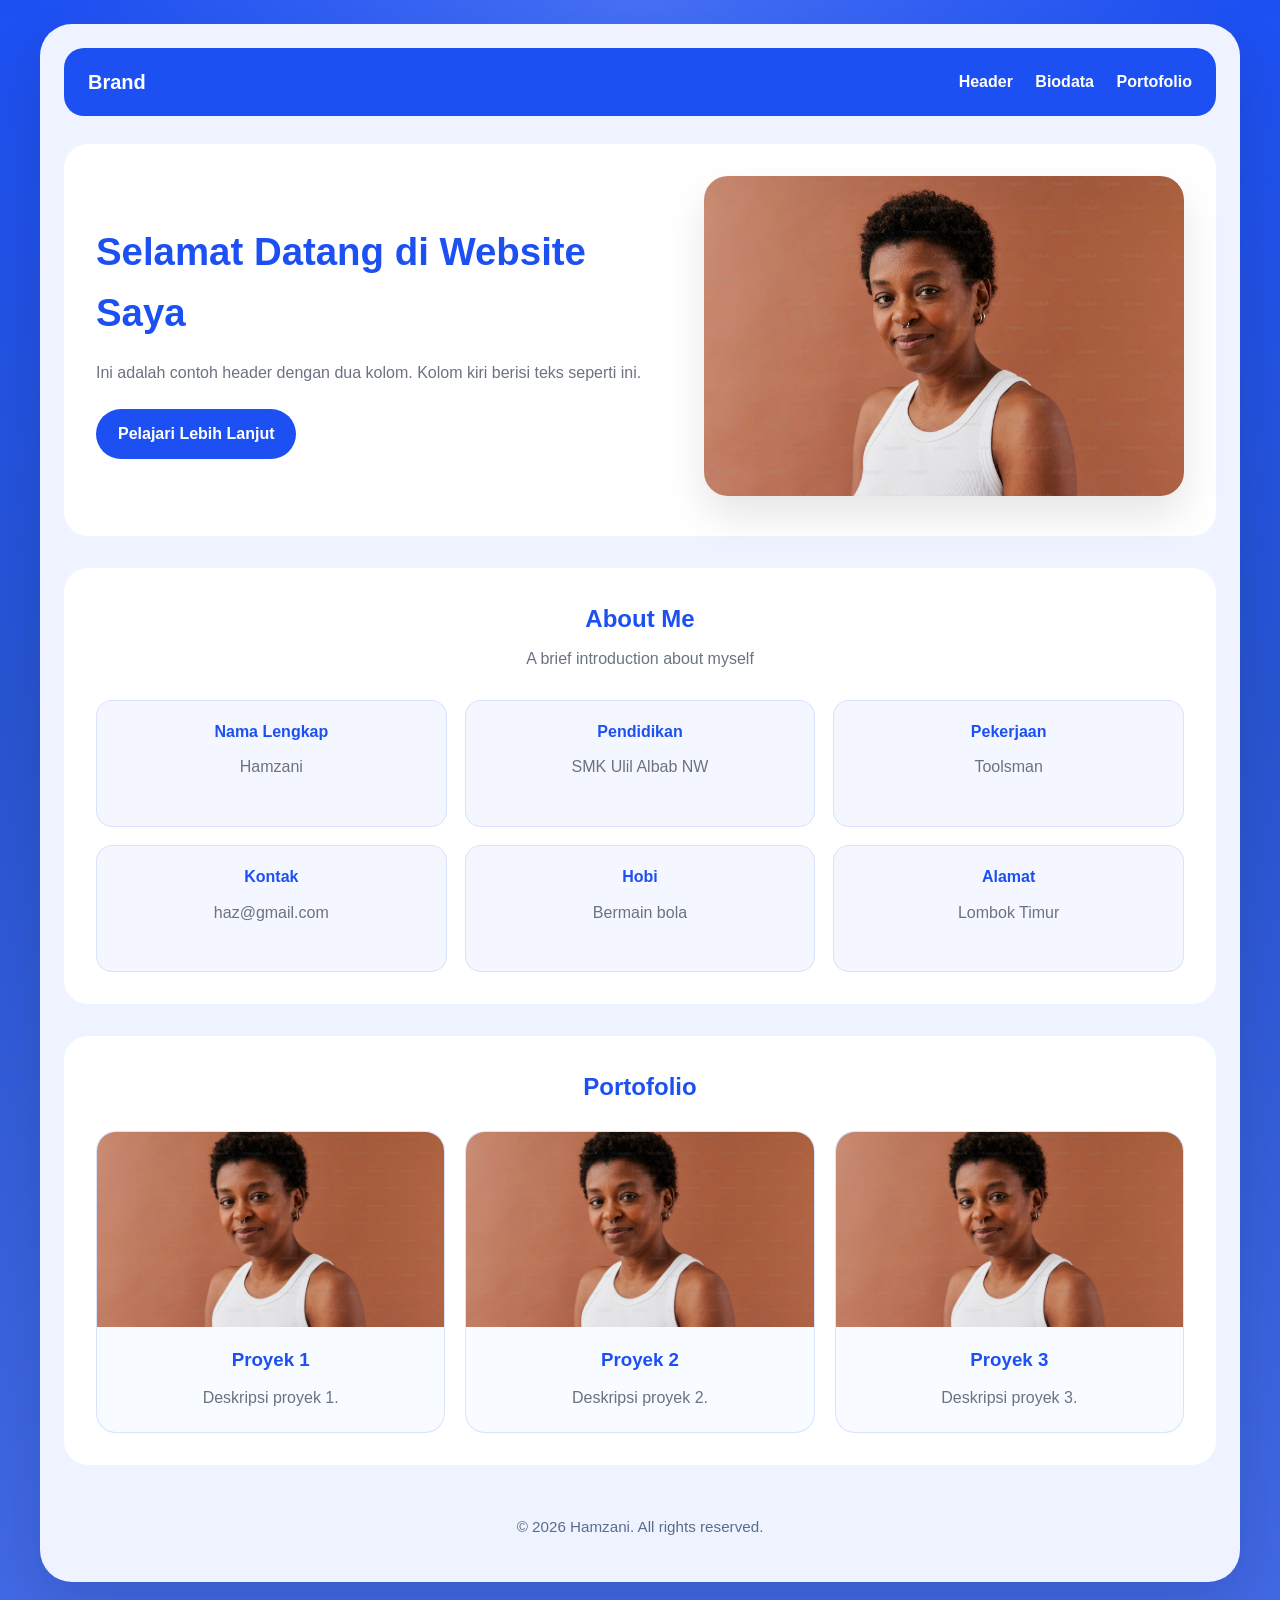
<file: Sesi 2 - CSS/index.html>
<!doctype html>
<html lang="id">
  <head>
    <meta charset="utf-8" />
    <meta name="viewport" content="width=device-width, initial-scale=1.0" />
    <title>Profil Biodata</title>
    <link rel="stylesheet" href="css/style.css" />
  </head>
  <body>
    <div class="page-wrapper">
      <header class="site-header">
        <div class="brand">Brand</div>
        <nav class="site-nav">
          <a href="#header">Header</a>
          <a href="#about">Biodata</a>
          <a href="#portfolio">Portofolio</a>
        </nav>
      </header>

      <section class="hero" id="header">
        <div class="hero-text">
          <h1>Selamat Datang di Website Saya</h1>
          <p>
            Ini adalah contoh header dengan dua kolom. Kolom kiri berisi teks
            seperti ini.
          </p>
          <a class="btn" href="#about">Pelajari Lebih Lanjut</a>
        </div>
        <div class="hero-image">
          <img
            src="img/premium_photo-1690579805273-fd0c7b08035d.avif"
            alt="Foto Profil"
          />
        </div>
      </section>

      <section class="about" id="about">
        <h2>About Me</h2>
        <p>A brief introduction about myself</p>
        <div class="info-grid">
          <div class="info-card">
            <span>Nama Lengkap</span>
            <p>Hamzani</p>
          </div>
          <div class="info-card">
            <span>Pendidikan</span>
            <p>SMK Ulil Albab NW</p>
          </div>
          <div class="info-card">
            <span>Pekerjaan</span>
            <p>Toolsman</p>
          </div>
          <div class="info-card">
            <span>Kontak</span>
            <p>haz@gmail.com</p>
          </div>
          <div class="info-card">
            <span>Hobi</span>
            <p>Bermain bola</p>
          </div>
          <div class="info-card">
            <span>Alamat</span>
            <p>Lombok Timur</p>
          </div>
        </div>
      </section>

      <section class="portfolio" id="portfolio">
        <h2>Portofolio</h2>
        <div class="project-grid">
          <article class="project-card">
            <img
              src="img/premium_photo-1690579805273-fd0c7b08035d.avif"
              alt="Proyek 1"
            />
            <h3>Proyek 1</h3>
            <p>Deskripsi proyek 1.</p>
          </article>
          <article class="project-card">
            <img
              src="img/premium_photo-1690579805273-fd0c7b08035d.avif"
              alt="Proyek 2"
            />
            <h3>Proyek 2</h3>
            <p>Deskripsi proyek 2.</p>
          </article>
          <article class="project-card">
            <img
              src="img/premium_photo-1690579805273-fd0c7b08035d.avif"
              alt="Proyek 3"
            />
            <h3>Proyek 3</h3>
            <p>Deskripsi proyek 3.</p>
          </article>
        </div>
      </section>

      <footer class="site-footer">© 2026 Hamzani. All rights reserved.</footer>
    </div>
  </body>
</html>
</file>
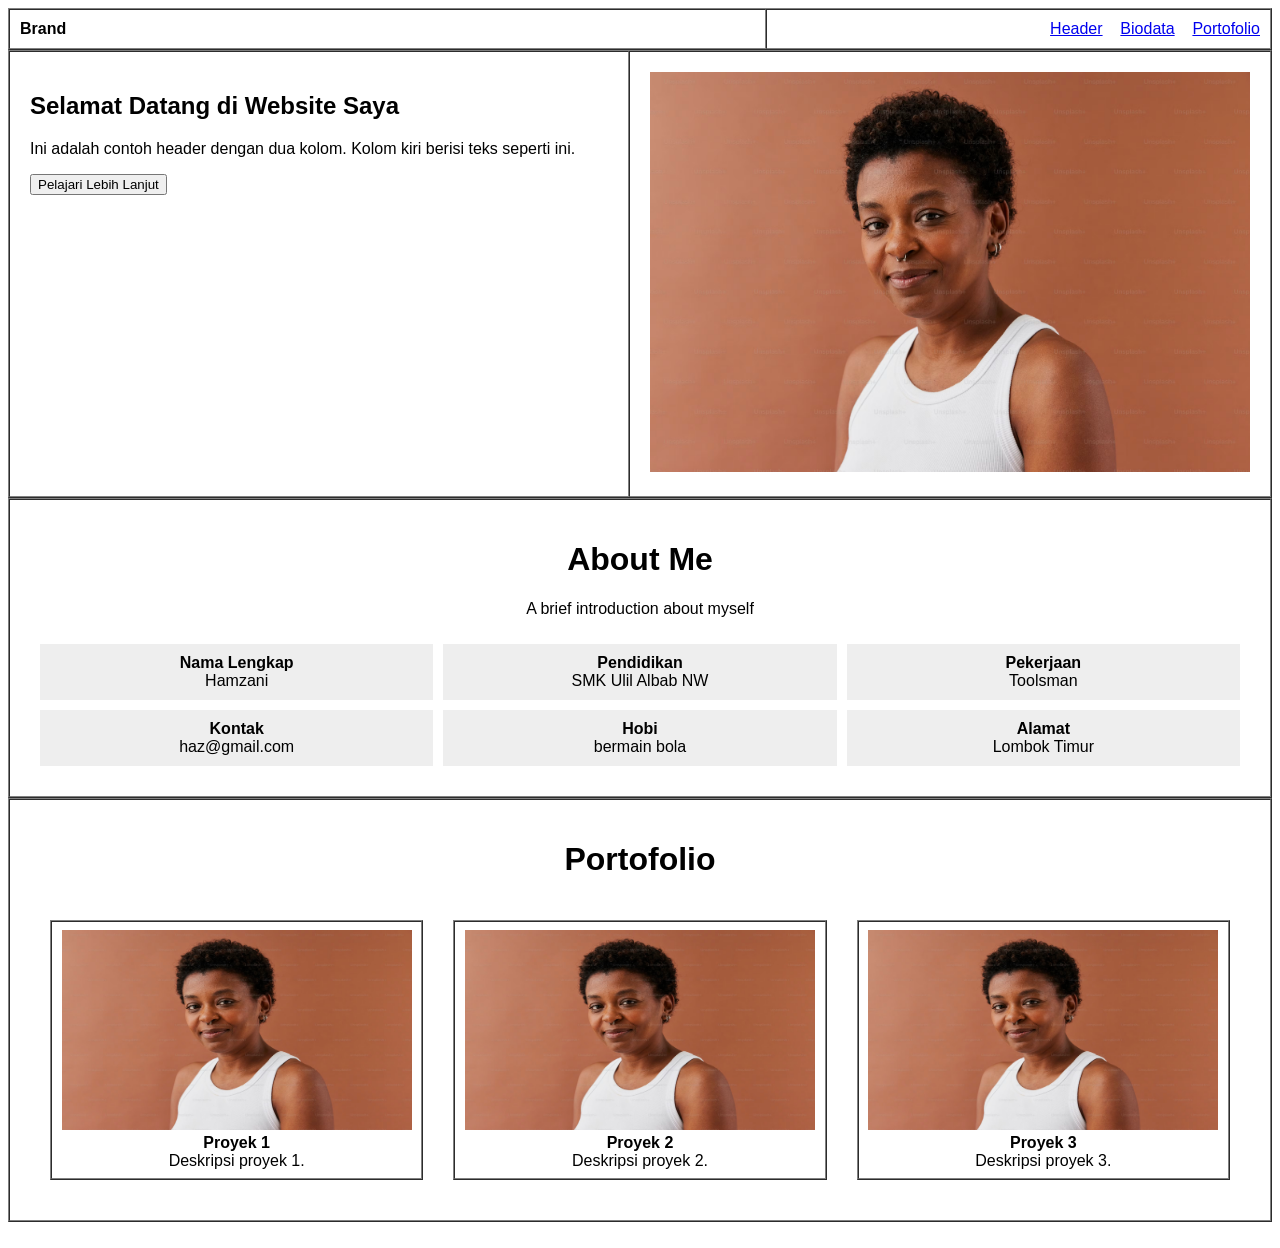
<file: tugas1html.html>
<!doctype html>
<html>
  <head>
    <title>Profil Biodata</title>
  </head>
  <body>
    <!-- SECTION 1: MENU -->
    <table border="1" width="100%" cellpadding="10" cellspacing="0">
      <tr>
        <td width="60%">
          <font face="Arial"><b>Brand</b></font>
        </td>
        <td width="40%" align="right">
          <font face="Arial">
            <a href="#header">Header</a>
            &nbsp;&nbsp;
            <a href="#biodata">Biodata</a>
            &nbsp;&nbsp;
            <a href="#portofolio">Portofolio</a>
          </font>
        </td>
      </tr>
    </table>

    <!-- SECTION 2: HEADER -->
    <table border="1" width="100%" cellpadding="20" cellspacing="0" id="header">
      <tr>
        <td width="50%" valign="top">
          <font face="Arial">
            <h2>Selamat Datang di Website Saya</h2>
            <p>
              Ini adalah contoh header dengan dua kolom. Kolom kiri berisi teks
              seperti ini.
            </p>
            <button>Pelajari Lebih Lanjut</button>
          </font>
        </td>

        <td width="50%" align="center">
          <img
            src="premium_photo-1690579805273-fd0c7b08035d.avif"
            alt="Gambar Header"
            width="600"
            height="400"
          />
        </td>
      </tr>
    </table>

    <!-- SECTION 3: BIODATA -->
    <table
      border="1"
      width="100%"
      cellpadding="20"
      cellspacing="0"
      id="biodata"
    >
      <tr>
        <td align="center">
          <font face="Arial">
            <h1>About Me</h1>
            <p>A brief introduction about myself</p>
          </font>

          <table border="0" width="100%" cellpadding="10" cellspacing="10">
            <tr>
              <td width="33%" align="center" bgcolor="#eeeeee">
                <font face="Arial"><b>Nama Lengkap</b> <br />Hamzani</font>
              </td>
              <td width="33%" align="center" bgcolor="#eeeeee">
                <font face="Arial"
                  ><b>Pendidikan</b><br />SMK Ulil Albab NW</font
                >
              </td>
              <td width="33%" align="center" bgcolor="#eeeeee">
                <font face="Arial"><b>Pekerjaan</b><br />Toolsman</font>
              </td>
            </tr>
            <tr>
              <td align="center" bgcolor="#eeeeee">
                <font face="Arial"><b>Kontak</b><br />haz@gmail.com</font>
              </td>
              <td align="center" bgcolor="#eeeeee">
                <font face="Arial"><b>Hobi</b><br />bermain bola</font>
              </td>
              <td align="center" bgcolor="#eeeeee">
                <font face="Arial"><b>Alamat</b><br />Lombok Timur</font>
              </td>
            </tr>
          </table>
        </td>
      </tr>
    </table>

    <!-- SECTION 4: PORTOFOLIO -->
    <table
      border="1"
      width="100%"
      cellpadding="20"
      cellspacing="0"
      id="portofolio"
    >
      <tr>
        <td align="center">
          <font face="Arial">
            <h1>Portofolio</h1>
          </font>

          <table border="0" width="100%" cellpadding="10" cellspacing="10">
            <tr>
              <!-- PORTOFOLIO 1 -->
              <td width="33%" align="center" valign="top">
                <table border="1" width="100%" cellpadding="8" cellspacing="0">
                  <tr>
                    <td align="center">
                      <img
                        src="premium_photo-1690579805273-fd0c7b08035d.avif"
                        alt="Proyek 1"
                        width="350"
                        height="200"
                      />
                      <br />
                      <font face="Arial">
                        <b>Proyek 1</b>
                        <br />
                        Deskripsi proyek 1.
                      </font>
                    </td>
                  </tr>
                </table>
              </td>

              <!-- PORTOFOLIO 2 -->
              <td width="33%" align="center" valign="top">
                <table border="1" width="100%" cellpadding="8" cellspacing="0">
                  <tr>
                    <td align="center">
                      <img
                        src="premium_photo-1690579805273-fd0c7b08035d.avif"
                        alt="Proyek 2"
                        width="350"
                        height="200"
                      />
                      <br />
                      <font face="Arial">
                        <b>Proyek 2</b>
                        <br />
                        Deskripsi proyek 2.
                      </font>
                    </td>
                  </tr>
                </table>
              </td>

              <!-- PORTOFOLIO 3 -->
              <td width="33%" align="center" valign="top">
                <table border="1" width="100%" cellpadding="8" cellspacing="0">
                  <tr>
                    <td align="center">
                      <img
                        src="premium_photo-1690579805273-fd0c7b08035d.avif"
                        alt="Proyek 3"
                        width="350"
                        height="200"
                      />
                      <br />
                      <font face="Arial">
                        <b>Proyek 3</b>
                        <br />
                        Deskripsi proyek 3.
                      </font>
                    </td>
                  </tr>
                </table>
              </td>
            </tr>
          </table>
        </td>
      </tr>
    </table>

    <br />
  </body>
</html>
</file>
<file: Sesi 2 - CSS/css/style.css>
:root {
  --bg: #1d50f3;
  --bg-soft: #eef3ff;
  --card: #ffffff;
  --text: #172647;
  --primary: #1d50f3;
  --muted: #6b7280;
}

* {
  box-sizing: border-box;
  margin: 0;
  padding: 0;
}

body {
  font-family: "Segoe UI", Roboto, sans-serif;
  background:
    radial-gradient(circle at top, rgba(255, 255, 255, 0.18), transparent 35%),
    linear-gradient(180deg, #1d50f3 0%, #2855d1 45%, #4269e5 100%);
  color: var(--text);
  line-height: 1.6;
}

.page-wrapper {
  max-width: 1200px;
  margin: 24px auto;
  padding: 24px;
  background: var(--bg-soft);
  border-radius: 32px;
  box-shadow: 0 24px 60px rgba(0, 0, 0, 0.12);
}

.site-header {
  display: flex;
  justify-content: space-between;
  align-items: center;
  gap: 16px;
  padding: 18px 24px;
  background: var(--bg);
  border-radius: 20px;
  color: #fff;
  margin-bottom: 28px;
}

.site-header .brand {
  font-size: 1.25rem;
  font-weight: 700;
}

.site-nav a {
  color: #fff;
  text-decoration: none;
  margin-left: 18px;
  font-weight: 600;
}

.hero {
  display: grid;
  grid-template-columns: 1.2fr 1fr;
  align-items: center;
  gap: 32px;
  padding: 32px;
  background: #fff;
  border-radius: 24px;
  margin-bottom: 32px;
}

.hero-text h1 {
  font-size: clamp(2rem, 3vw, 3rem);
  color: var(--primary);
  margin-bottom: 16px;
}

.hero-text p {
  color: var(--muted);
  max-width: 560px;
  margin-bottom: 24px;
}

.btn {
  display: inline-block;
  padding: 12px 22px;
  background: var(--primary);
  color: #fff;
  border-radius: 999px;
  text-decoration: none;
  font-weight: 600;
}

.hero-image img {
  width: 100%;
  height: auto;
  border-radius: 24px;
  object-fit: cover;
  box-shadow: 0 20px 40px rgba(0, 0, 0, 0.1);
}

.about,
.portfolio {
  background: #fff;
  border-radius: 24px;
  padding: 32px;
  margin-bottom: 32px;
}

.about h2,
.portfolio h2 {
  color: var(--primary);
  text-align: center;
  margin-bottom: 8px;
}

.about p {
  text-align: center;
  color: var(--muted);
  margin-bottom: 28px;
}

.info-grid {
  display: grid;
  grid-template-columns: repeat(3, minmax(180px, 1fr));
  gap: 18px;
}

.info-card {
  background: #f4f7ff;
  border-radius: 16px;
  padding: 18px;
  text-align: center;
  border: 1px solid rgba(29, 80, 243, 0.12);
}

.info-card span {
  display: block;
  font-weight: 700;
  margin-bottom: 10px;
  color: var(--primary);
}

.project-grid {
  display: grid;
  grid-template-columns: repeat(3, minmax(220px, 1fr));
  gap: 20px;
  margin-top: 24px;
}

.project-card {
  background: #f8fbff;
  border-radius: 20px;
  overflow: hidden;
  border: 1px solid rgba(29, 80, 243, 0.14);
  text-align: center;
  transition: transform 0.2s ease;
}

.project-card:hover {
  transform: translateY(-4px);
}

.project-card img {
  width: 100%;
  display: block;
  object-fit: cover;
  aspect-ratio: 16 / 9;
}

.project-card h3 {
  margin: 18px 0 10px;
  color: var(--primary);
}

.project-card p {
  padding: 0 18px 22px;
  color: var(--muted);
}

.site-footer {
  text-align: center;
  color: #5b6d8a;
  padding: 18px 0;
  font-size: 0.95rem;
}

@media screen and (max-width: 900px) {
  .hero {
    grid-template-columns: 1fr;
  }

  .info-grid,
  .project-grid {
    grid-template-columns: repeat(2, minmax(180px, 1fr));
  }
}

@media screen and (max-width: 620px) {
  .page-wrapper {
    margin: 12px;
    padding: 18px;
  }

  .site-header {
    flex-direction: column;
    align-items: flex-start;
  }

  .site-nav a {
    margin: 10px 12px 0 0;
  }

  .info-grid,
  .project-grid {
    grid-template-columns: 1fr;
  }

  .hero,
  .about,
  .portfolio {
    padding: 24px;
  }
}
</file>
